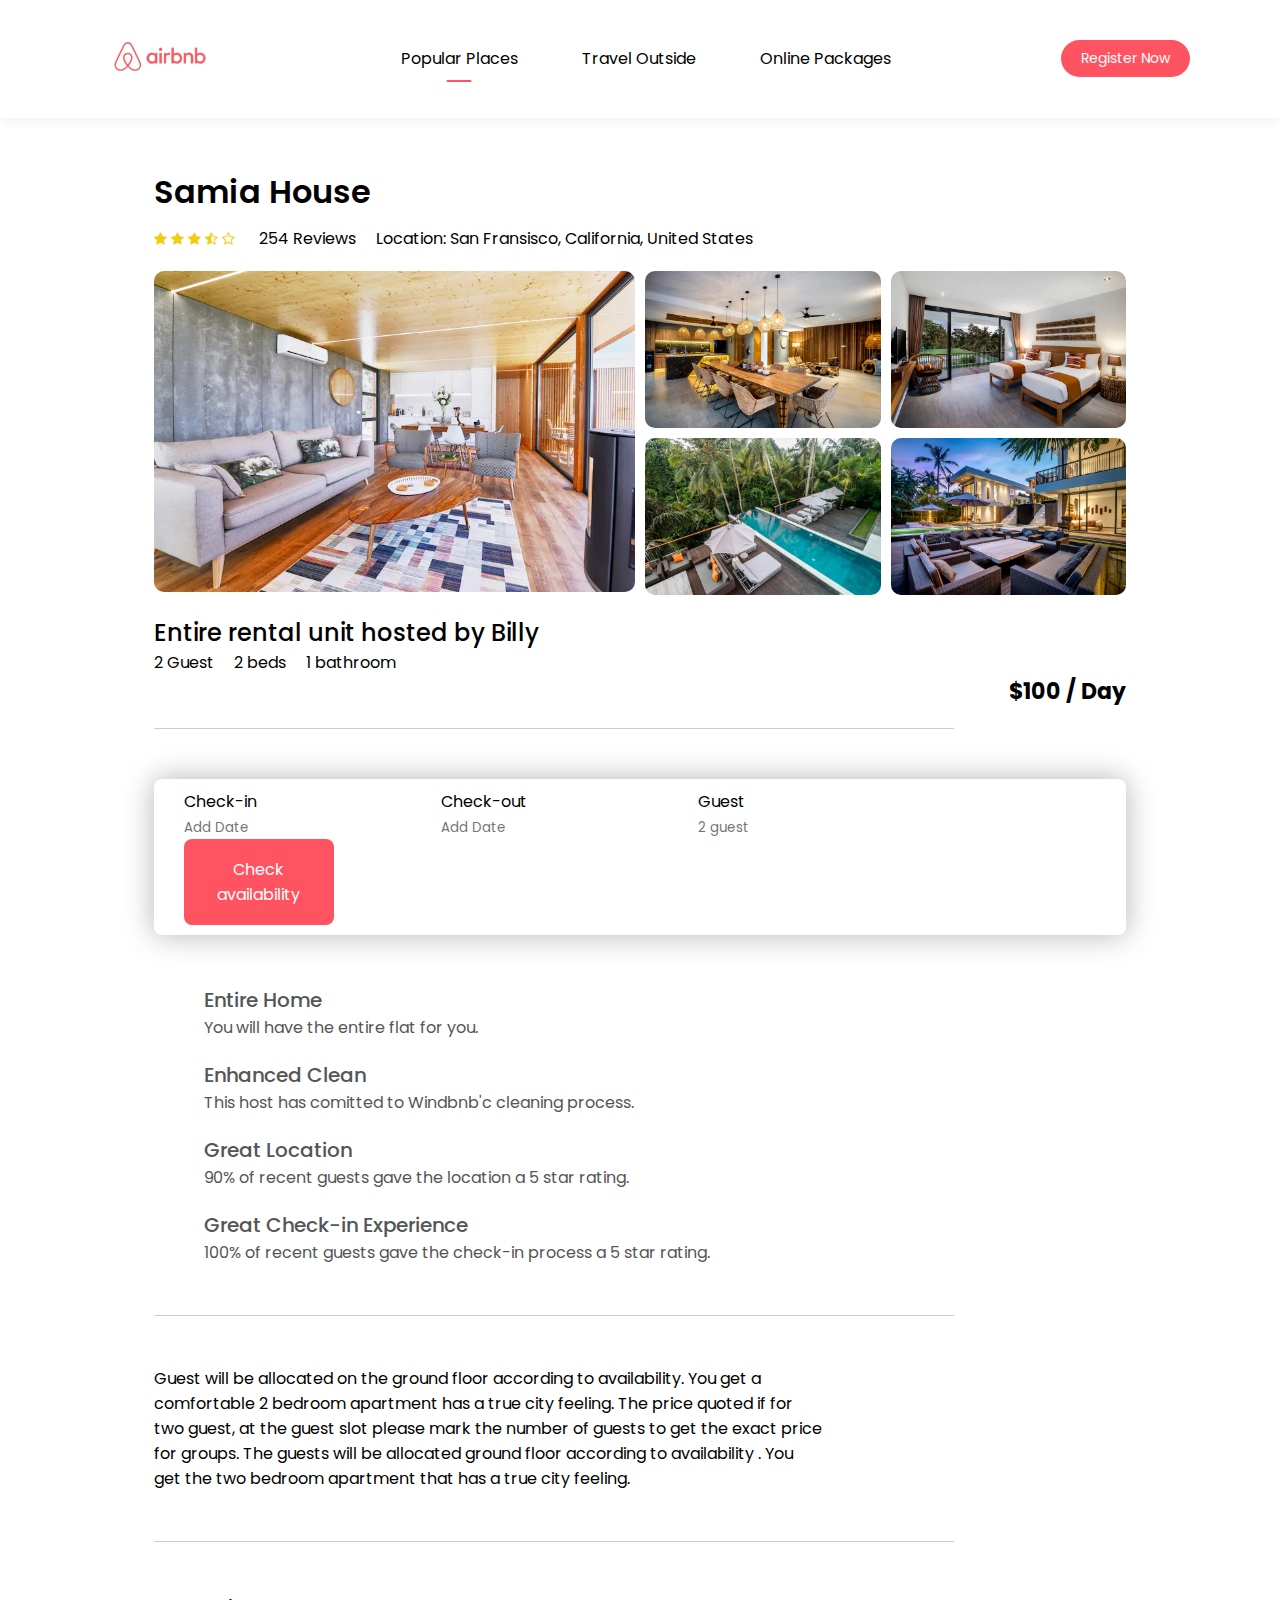
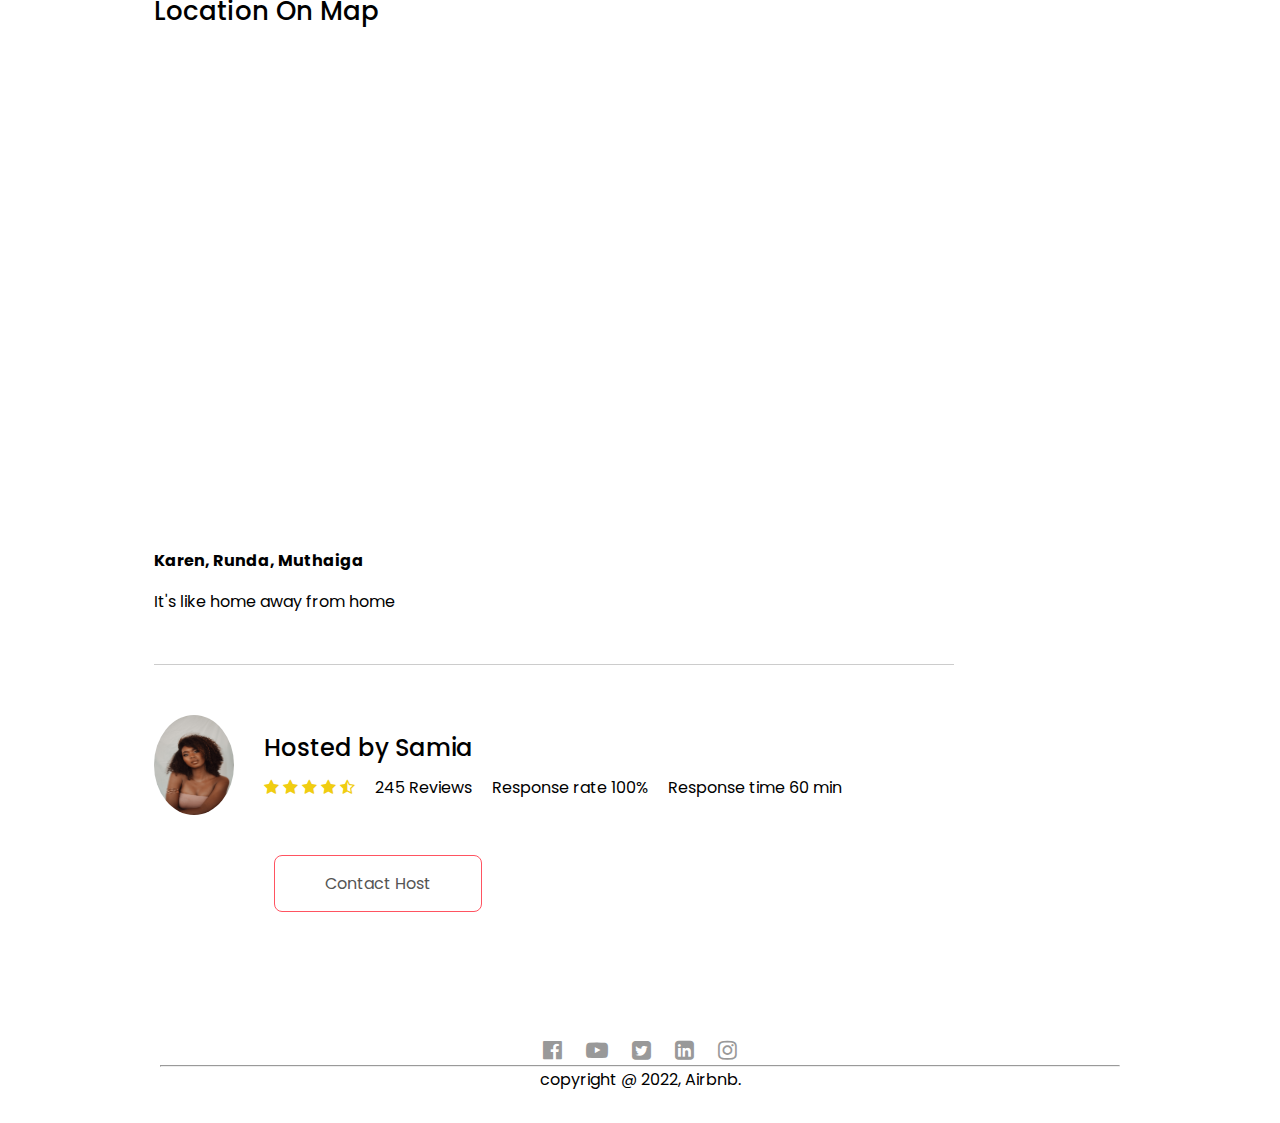
<file: house.html>
<!DOCTYPE html>
<html lang="en">

<head>
    <meta charset="UTF-8">
    <meta http-equiv="X-UA-Compatible" content="IE=edge">
    <meta name="viewport" content="width=device-width, initial-scale=1.0">
    <link rel="stylesheet" href="https://cdnjs.cloudflare.com/ajax/libs/font-awesome/4.7.0/css/font-awesome.min.css">
    <link rel="stylesheet" href="style.css">
    <title>House Details Page</title>
</head>
<body>
    <nav id="navBar" class="navbar-white">
        <a href="index.html"> 
        <img src="/images/airbnb-removebg-preview.png" alt="#" class="logo">
    </a>
        <ul class="nav-links">
            <li><a href="index.html" class="active">Popular Places</a></li>
            <li><a href="listing.html">Travel Outside</a></li>
            <li><a href="house.html">Online Packages</a></li>
        </ul>
        <a href="#" class="register-btn">Register Now</a>
        <i class="fa fa-bars" aria-hidden="true" onclick="togglebtn()"></i>
    </nav>
    <div class="house-details">
        <div class="house-title">
            <h1>Samia House</h1>
            <div class="row">
                <div>
                    <i class="fa fa-star" aria-hidden="true"></i>
                    <i class="fa fa-star" aria-hidden="true"></i>
                    <i class="fa fa-star" aria-hidden="true"></i>
                    <i class="fa fa-star-half-o" aria-hidden="true"></i>
                    <i class="fa fa-star-o" aria-hidden="true"></i>
                    <span>254 Reviews</span>
                </div>
                <div>
                    <p>Location: San Fransisco, California, United States</p>
                </div>
            </div>
        </div>
        <div class="gallery">
            <div class="gallery-img1"><img src="/images/livingroom.webp"></div>
            <div><img src="/images/dining.webp"></div>
            <div><img src="/images/bedroom.webp"></div>
            <div><img src="/images/swimmingpool.webp"></div>
            <div><img src="/images/gazeebo.webp"></div>
        </div>
        <div class="small-details">
            <h2>Entire rental unit hosted by Billy</h2>
            <p>2 Guest &nbsp; &nbsp; 2 beds &nbsp; &nbsp; 1 bathroom</p>
            <h4>$100 / Day</h4>
        </div>
        <hr class="line">
        <form class="check-form">
            <div>
                <label>Check-in</label>
                <input type="text" placeholder="Add Date">
            </div>
            <div>
                <label>Check-out</label>
                <input type="text" placeholder="Add Date">
            </div>
            <div class="guest-field">
                <label>Guest</label>
                <input type="text" placeholder="2 guest">
            </div>
            <button type="submit">Check availability</button>
        </form>

        <ul class="details-list">
            <li><i class="fa fa-home" aria-hidden="true"></i>Entire Home
                <span>You will have the entire flat for you.</span>
            </li>
            <li><i class="fa fa-paint-brush" aria-hidden="true"></i>Enhanced Clean
                <span>This host has comitted to Windbnb'c cleaning process.</span>
            </li>
            <li><i class="fa fa-map-marker" aria-hidden="true"></i>Great Location
                <span>90% of recent guests gave the location a 5 star rating.</span>
            </li>
            <li><i class="fa fa-heart" aria-hidden="true"></i>Great Check-in Experience
                <span>100% of recent guests gave the check-in process a 5 star rating.</span>
            </li>
        </ul>
        <hr class="line">
        <p class="home-description">Guest will be allocated on the ground floor according to availability. You get a 
            <br> comfortable 2 bedroom apartment has a true city feeling. The price quoted if for
            <br> two guest, at the guest slot please mark the number of guests to get the exact price 
            <br> for groups. The guests will be allocated ground floor according to availability . You 
            <br> get the two bedroom apartment that has a true city feeling.
        </p>
        <hr class="line">

        <div class="map">
            <h3>Location On Map</h3>
            <iframe src="https://www.google.com/maps/embed?pb=!1m18!1m12!1m3!1d15954.835083273341!2d36.728058649999994!3d-1.3512773!2m3!1f0!2f0!3f0!3m2!1i1024!2i768!4f13.1!3m3!1m2!1s0x182f050ed8f6ef61%3A0x24f7969c6682355e!2sThe%20Baobab%20Karen!5e0!3m2!1sen!2ske!4v1653402524119!5m2!1sen!2ske" width="600" height="450" style="border:0;" allowfullscreen="" loading="lazy" referrerpolicy="no-referrer-when-downgrade"></iframe>
            <b>Karen, Runda, Muthaiga</b>
            <p>It's like home away from home</p>
        </div>
        <hr class="line">

        <div class="host">
            <img src="/images/samia.jpg" width="130px" height="100px">
            <div>
                <h2>Hosted by Samia</h2>
                <p><span>
                    <i class="fa fa-star" aria-hidden="true"></i>
                    <i class="fa fa-star" aria-hidden="true"></i>
                    <i class="fa fa-star" aria-hidden="true"></i>
                    <i class="fa fa-star" aria-hidden="true"></i>
                    <i class="fa fa-star-half-o" aria-hidden="true"></i>
                </span>&nbsp; &nbsp; 245 Reviews &nbsp; &nbsp; Response rate 100% &nbsp; &nbsp; Response time 60 min </p>
            </div>
        </div>
        <a href="#" class="contact-host">Contact Host</a>

        <div class="container">
            <div class="footer">
                <i class="fa fa-facebook-official" aria-hidden="true"></i>
                <i class="fa fa-youtube-play" aria-hidden="true"></i>
                <i class="fa fa-twitter-square" aria-hidden="true"></i>
                <i class="fa fa-linkedin-square" aria-hidden="true"></i>
                <i class="fa fa-instagram" aria-hidden="true"></i>
                <hr>
                <p>copyright @ 2022, Airbnb. </p>
    
            </div>
        </div>
        </div>
        <script>
            var navBar = document.getElementById("navBar");
    
            function togglebtn() {
                navBar.classList.toggle("hidemenu");
            }
        </script>
    
</body> 
</html>
</file>
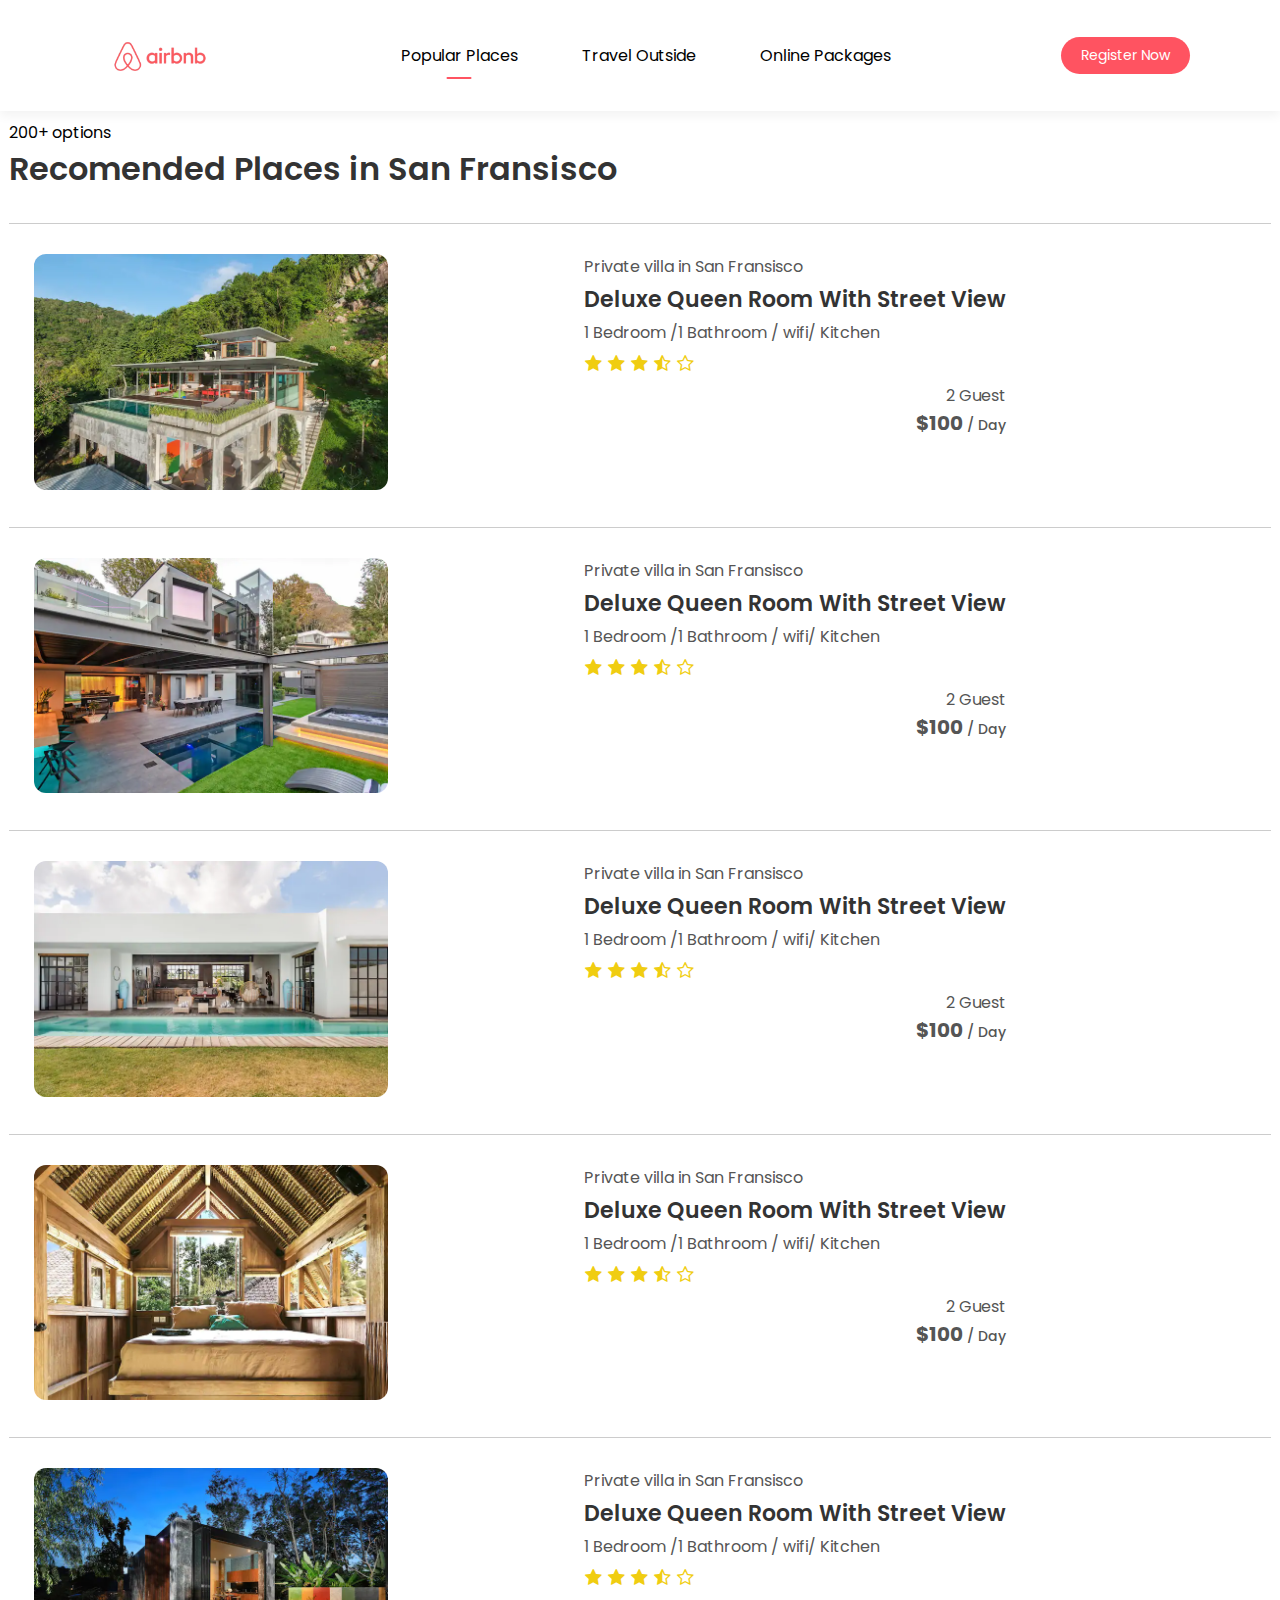
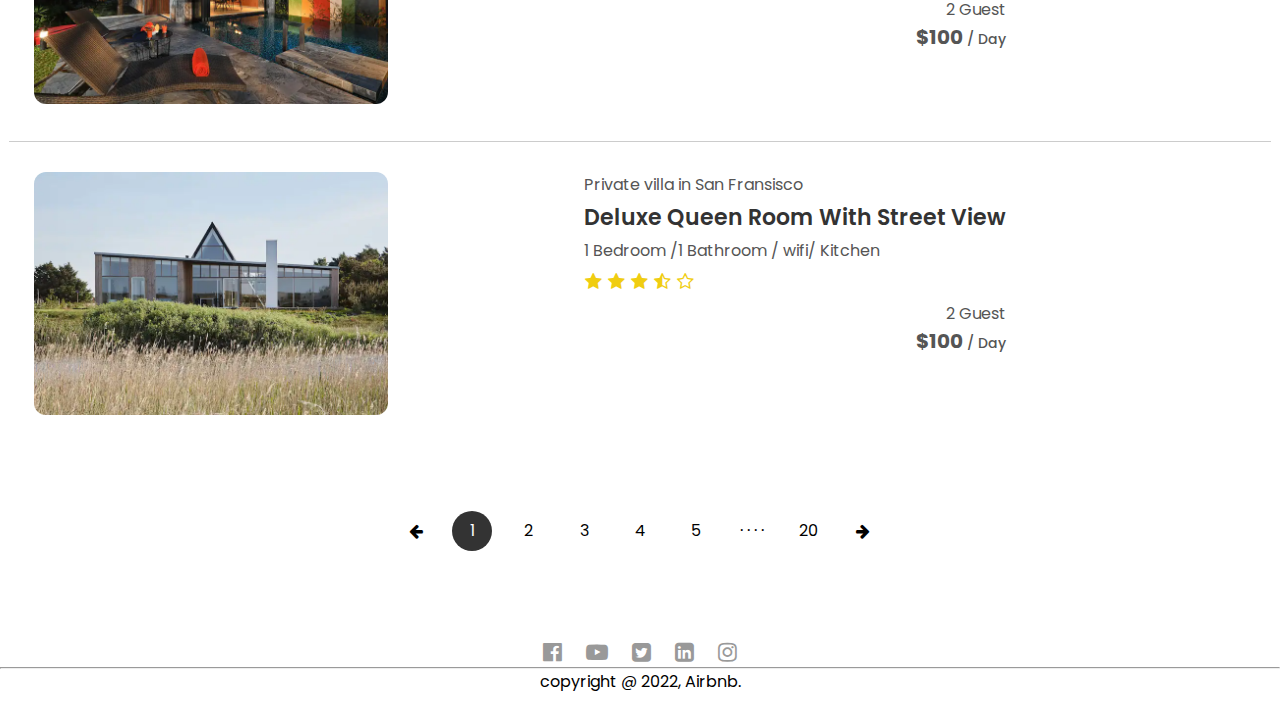
<file: listing.html>
<!DOCTYPE html>
<html lang="en">

<head>
    <meta charset="UTF-8">
    <meta http-equiv="X-UA-Compatible" content="IE=edge">
    <meta name="viewport" content="width=device-width, initial-scale=1.0">
    <link rel="stylesheet" href="https://cdnjs.cloudflare.com/ajax/libs/font-awesome/4.7.0/css/font-awesome.min.css">
    <link rel="stylesheet" href="style.css">
    <title>Windbnb</title>
</head>
<body>
    <nav id="navBar" class="navbar-white">
        <img src="/images/airbnb-removebg-preview.png" alt="#" class="logo">
        <ul class="nav-links">
            <li><a href="index.html" class="active">Popular Places</a></li>
            <li><a href="listing.html">Travel Outside</a></li>
            <li><a href="house.html">Online Packages</a></li>
        </ul>
        <a href="#" class="register-btn">Register Now</a>
        <i class="fa fa-bars" aria-hidden="true" onclick="togglebtn()"></i>
    </nav>
    <div class="right-column">
        
    </div>

    <div class="container">
        <div class="list-container">
            <div class="left-column">
                <p>200+ options</p>
                <h1>Recomended Places in San Fransisco</h1>
                <!-- <div class="sidebar">
                    <h2>Select Filters</h2>
                    <h3>Property Type</h3>
                    <div class="filter">
                        <input type="checkbox"><p>House</p><span>(0)</span>
                    </div>
                    <div class="filter">
                        <input type="checkbox"><p>Hostel</p><span>(0)</span>
                    </div>
                    <div class="filter">
                        <input type="checkbox"><p>Flat</p><span>(0)</span>
                    </div>
                    <div class="filter">
                        <input type="checkbox"><p>Villa</p><span>(0)</span>
                    </div>
                    <div class="filter">
                        <input type="checkbox"><p>Guest Suit</p><span>(0)</span>
                    </div>
                    <h3>Amenities</h3>
                    <div class="filter">
                        <input type="checkbox"><p>Air Conditioning</p><span>(0)</span>
                    </div>
                    <div class="filter">
                        <input type="checkbox"><p>Wifi</p><span>(0)</span>
                    </div>
                    <div class="filter">
                        <input type="checkbox"><p>Gym</p><span>(0)</span>
                         </div>
                        <div class="filter">
                            <input type="checkbox"><p>Pool</p><span>(0)</span>
                        </div>
                        <div class="filter">
                            <input type="checkbox"><p>Kitchen</p><span>(0)</span>
                        </div>
                        <div class="sidebar-link">
                            <a href="#">View More</a>
                        </div>
                    </div> -->
                </div>
                <div class="house">
                    <div class="house-img">
                        <img src="/images/house.webp">
                    </div>
                    <div class="house-info">
                        <p>Private villa in San Fransisco</p>
                        <h3>Deluxe Queen Room With Street View</h3>
                        <p>1 Bedroom /1 Bathroom / wifi/ Kitchen</p>
                        <i class="fa fa-star" aria-hidden="true"></i>
                        <i class="fa fa-star" aria-hidden="true"></i>
                        <i class="fa fa-star" aria-hidden="true"></i>
                        <i class="fa fa-star-half-o" aria-hidden="true"></i>
                        <i class="fa fa-star-o" aria-hidden="true"></i>

                        <div class="house-price">
                            <p>2 Guest</p>
                            <h4>$100 <span>/ Day</span></h4>
                        </div>
                    </div>
                </div>
                <div class="house">
                    <div class="house-img">
                        <img src="/images/house1.webp">
                    </div>
                    <div class="house-info">
                        <p>Private villa in San Fransisco</p>
                        <h3>Deluxe Queen Room With Street View</h3>
                        <p>1 Bedroom /1 Bathroom / wifi/ Kitchen</p>
                        <i class="fa fa-star" aria-hidden="true"></i>
                        <i class="fa fa-star" aria-hidden="true"></i>
                        <i class="fa fa-star" aria-hidden="true"></i>
                        <i class="fa fa-star-half-o" aria-hidden="true"></i>
                        <i class="fa fa-star-o" aria-hidden="true"></i>

                        <div class="house-price">
                            <p>2 Guest</p>
                            <h4>$100 <span>/ Day</span></h4>
                        </div>
                    </div>
                </div>
                <div class="house">
                    <div class="house-img">
                        <img src="/images/house2.webp">
                    </div>
                    <div class="house-info">
                        <p>Private villa in San Fransisco</p>
                        <h3>Deluxe Queen Room With Street View</h3>
                        <p>1 Bedroom /1 Bathroom / wifi/ Kitchen</p>
                        <i class="fa fa-star" aria-hidden="true"></i>
                        <i class="fa fa-star" aria-hidden="true"></i>
                        <i class="fa fa-star" aria-hidden="true"></i>
                        <i class="fa fa-star-half-o" aria-hidden="true"></i>
                        <i class="fa fa-star-o" aria-hidden="true"></i>

                        <div class="house-price">
                            <p>2 Guest</p>
                            <h4>$100 <span>/ Day</span></h4>
                        </div>
                    </div>
                </div>
                <div class="house">
                    <div class="house-img">
                        <img src="/images/house3.webp">
                    </div>
                    <div class="house-info">
                        <p>Private villa in San Fransisco</p>
                        <h3>Deluxe Queen Room With Street View</h3>
                        <p>1 Bedroom /1 Bathroom / wifi/ Kitchen</p>
                        <i class="fa fa-star" aria-hidden="true"></i>
                        <i class="fa fa-star" aria-hidden="true"></i>
                        <i class="fa fa-star" aria-hidden="true"></i>
                        <i class="fa fa-star-half-o" aria-hidden="true"></i>
                        <i class="fa fa-star-o" aria-hidden="true"></i>

                        <div class="house-price">
                            <p>2 Guest</p>
                            <h4>$100 <span>/ Day</span></h4>
                        </div>
                    </div>
                </div>
                <div class="house">
                    <div class="house-img">
                        <img src="/images/house4.webp">
                    </div>
                    <div class="house-info">
                        <p>Private villa in San Fransisco</p>
                        <h3>Deluxe Queen Room With Street View</h3>
                        <p>1 Bedroom /1 Bathroom / wifi/ Kitchen</p>
                        <i class="fa fa-star" aria-hidden="true"></i>
                        <i class="fa fa-star" aria-hidden="true"></i>
                        <i class="fa fa-star" aria-hidden="true"></i>
                        <i class="fa fa-star-half-o" aria-hidden="true"></i>
                        <i class="fa fa-star-o" aria-hidden="true"></i>

                        <div class="house-price">
                            <p>2 Guest</p>
                            <h4>$100 <span>/ Day</span></h4>
                        </div>
                    </div>
                </div>
                <div class="house">
                    <div class="house-img">
                        <img src="/images/house5.webp">
                    </div>
                    <div class="house-info">
                        <p>Private villa in San Fransisco</p>
                        <h3>Deluxe Queen Room With Street View</h3>
                        <p>1 Bedroom /1 Bathroom / wifi/ Kitchen</p>
                        <i class="fa fa-star" aria-hidden="true"></i>
                        <i class="fa fa-star" aria-hidden="true"></i>
                        <i class="fa fa-star" aria-hidden="true"></i>
                        <i class="fa fa-star-half-o" aria-hidden="true"></i>
                        <i class="fa fa-star-o" aria-hidden="true"></i>

                        <div class="house-price">
                            <p>2 Guest</p>
                            <h4>$100 <span>/ Day</span></h4>
                        </div>
                    </div>
                    <!-- </div> -->
                    <!-- </div> -->
                </div>

            </div>
        </div>
        <div class="page">
            <i class="fa fa-arrow-left" aria-hidden="true"></i>
            <span class="current">1</span>
            <span>2</span>
            <span>3</span>
            <span>4</span>
            <span>5</span>
            <span>&middot; &middot; &middot; &middot;</span>
            <span>20</span>
            <i class="fa fa-arrow-right" aria-hidden="true"></i>
        </div>

        <div class="footer">
            <i class="fa fa-facebook-official" aria-hidden="true"></i>
            <i class="fa fa-youtube-play" aria-hidden="true"></i>
            <i class="fa fa-twitter-square" aria-hidden="true"></i>
            <i class="fa fa-linkedin-square" aria-hidden="true"></i>
            <i class="fa fa-instagram" aria-hidden="true"></i>
            <hr>
            <p>copyright @ 2022, Airbnb. </p>

        </div>
    </div>
    <script>
        var navBar = document.getElementById("navBar");

        function togglebtn() {
            navBar.classList.toggle("hidemenu");
        }
    </script>

</body>

</html>
</file>
<file: style.css>
@import url('https://fonts.googleapis.com/css2?family=Asap&family=Heebo&family=Inter:wght@100&family=Libre+Bodoni&family=Montserrat:wght@600&family=Mulish:wght@200&family=PT+Sans&family=Pacifico&family=Poppins:wght@200&family=Radio+Canada:wght@300&family=Rubik:wght@300&family=Ubuntu:wght@300&display=swap');
@import url('https://fonts.googleapis.com/css2?family=Asap&family=Heebo:wght@300;400&family=Inter:wght@100&family=Libre+Bodoni&family=Montserrat:wght@600&family=Mulish:wght@200&family=PT+Sans&family=Pacifico&family=Poppins:wght@200&family=Radio+Canada:wght@300&family=Rubik:wght@300&family=Ubuntu:wght@300&display=swap');
@import url('https://fonts.googleapis.com/css2?family=Asap&family=Heebo:wght@300;400&family=Inter:wght@100&family=Libre+Bodoni&family=Montserrat:wght@600&family=Mulish:wght@200&family=PT+Sans&family=Pacifico&family=Plus+Jakarta+Sans:wght@300&family=Poppins:wght@200&family=Radio+Canada:wght@300&family=Rubik:wght@300&family=Ubuntu:wght@300&display=swap');

/* 
.intro{
    margin-left: 40%;
    font-family: 'Heebo', sans-serif;

} */

*{
    margin: 0;
    padding: 0;
    box-sizing: border-box;
    font-family: 'Poppins', sans-serif;
    
}

.header{
    min-height: 100vh;
    width: 100%;
    background-image: linear-gradient(rgba(0,0,0,0.3),rgba(0,0,0,0.3)),url(/images/ball-park-brand-MflMvzNfdQ8-unsplash.jpg);
    background-size: cover;
    background-position: center;
}

nav{
    display: flex;
    align-items: center;
    justify-content: space-between;
    padding: 20px 7%;
}

.logo{
    width: 140px;
    cursor: pointer;
}

.nav-links li{
    list-style: none;
    display: inline-block;
    margin: 10px 30px;

}

.nav-links li a{
    text-decoration: none;
    color: #fff;
}

.register-btn{
    background-color: #fff;
    color: #000;
    padding: 8px 20px;
    border-radius: 20px;
    text-decoration: none;
    font-size: 14px;
}

.container{
    padding: 0.7%;
}

.header h1{
    font-size: 5vw;
    font-weight: 500;
    color: #fff;
    text-align: center;
    padding-top: 18%;
    font-family: 'Heebo', sans-serif;
}

.search-bar{
    background: #fff;
    width:90% ;
    margin: 30px auto;
    padding: 6px 10px 6px 30px;
    border-radius: 50px;
}

.search-bar form{
    display: flex;
    align-items: center;
    flex-wrap: wrap;
}

.search-bar form input{
    display: block;
    border: 0;
    outline: none;
    background: transparent;

}

.search-bar form button{
    background: #ff5361;
    width: 55px;
    height: 55px;
    border-radius: 50%;
    border: 0;
    outline: none;
    cursor: pointer;
    color: #fff;
}

.location-input{
    flex: 1;
}

.search-bar form label{
    font-weight: 600;
} 

/* *-----exclusives----- */

.sub-title{
    margin: 50px 0 20px;
    font-size: 2.2vw;
    font-weight: 500;
    color: #333;
    font-family: 'Heebo', sans-serif;
}

.exclusives{
    display: grid;
    grid-template-columns: repeat(auto-fit,minmax(200px, 1fr));
    grid-gap: 30px;
}

.exclusives div img{
    width: 100%;
    border-radius: 10px;
}

.exclusives div{
    position: relative;
}

.exclusives div span{
    position: absolute;
    top: 25%;
    left: 25%;
    transform: translate(-50% -50%);
    text-align: center;
    color: #fff;
}

/* -----trending places----- */

.trending{
    display: grid;
    grid-template-columns: repeat(auto-fit,minmax(200px, 1fr));
    grid-gap: 30px;
}

.trending div img{
    width: 100%;
    border-radius: 10px;
}

.trending h3{
    font-weight: 600;
    margin-top: 10px;
    font-family: 'Heebo', sans-serif;
}

/* -----call to action------ */

.cta{
    margin: 60px 0px;
    background-image: linear-gradient(to right, #3f2321, transparent),url(/images/livingroom.jpg);
    background-size: cover;
    background-position: center;
    border-radius: 10px;
    padding: 5%;
    color: #fff;
}

.cta h3{
    font-size: 4vw;
    line-height: 5.3vw;
    font-weight: 500;
}

.cta p{
    font-size: 18px;
    margin: 8px 0px;
    font-family: 'Heebo', sans-serif;
}

.cta-btn{
    background: #ff5361;
    color: #fff;
    text-decoration: none;
    padding: 12px 30px;
    border-radius: 8px;
    margin-top: 20px;
    display: inline-block;
}

/* ------travelers stories------ */

.stories{
    display: grid;
    grid-template-columns: repeat(auto-fit,minmax(200px, 0.5fr));
    grid-gap: 30px;
    margin-bottom: 30px;
}

.stories div img{
    width: 100%;
    border-radius: 10px;
}

.stories div{
    position: relative;
    align-items: center;
}

.stories p{
    width: 60%;
    position: absolute;
    top: 25%;
    left: 25%;
    transform: translate(-25% -25%);
    color: #fff;
    font-size: 26px;
    font-family: 'Heebo', sans-serif;
}

.start-btn{
    text-decoration: none;
    background-color: #ff5361;
    color: #fff;
    width: 80%;
    max-width: 350px;
    display: block;
    text-align: center;
    margin: 60px auto;
    padding: 15px;
    border-radius: 30px;
    font-size: 20px;
}

/* ------about msg----- */

.about-msg{
    text-align: center;
    margin: 80px 0;
    color: #333;
    font-size: 17px;
}

.about-msg h2{
    font-size: 28px;
    margin-bottom: 30px;
    font-weight: 700;
    font-family: 'Plus Jakarta Sans', sans-serif;
    
}

/* ------footer------ */

.footer{
    margin: 80px 0 10px;
    text-align: center;
}

.footer i{
    margin: 0 10px;
    text-decoration: none;
    color: #999;
    font-size: 22px;

}

footer hr{
    background: #999;
    height: 1px;
    width: 100%;
    border: 0;
    margin: 20px 0;
    
}

.footer p{
    padding-bottom: 15px;
}

.active{
    position: relative;
}

.active::after{
    content: '';
    background: #fff;
    width: 25px;
    height: 2px;
    position: absolute;
    left: 50%;
    transform: translateX(-50%);
    bottom: -12px;
    border-radius: 2px;
}

nav .fa-bars{
    display: none;
}

/* -----for small screen devices----- */

@media only screen and (max-width:700px) {

    .logo{
        position: fixed;
        top: 4%;
        left: 7%;

    }

    nav{
        position: fixed;
        top: 0;
        z-index: 100;
        display: inline-block;
        width: 100%;
        padding: 100px 7% 0;
        background: #000;
        text-align: right;
        max-height: 100px;
        overflow: hidden;
        transition: max-height 0.5s;

    }

    nav .nav-links li{
        margin: 10px 0;
        display: block;

    }
    
    .register-btn{
        margin: 15px 0 30px;
        display:inline-block;
    }
    nav .fa-bars{
        display: block;
        position: fixed;
        top: 4%;
        right: 7%;
        color: #fff;
        font-size: 28px;
    }

    .active::after{
        left: -40%;
        transform: translate(0, 50%);
        bottom: 50%;
    }

    .hidemenu{
        max-height: 300px;
    }

    .header h1{
        padding-top: 200px;
        font-size: 7vw;
    }

    .search-bar{
        width: 90%;
        margin: 30px auto;
        padding: 20px 10px 30px;
        border-radius: 5px;
        position: relative;
    }

    .search-bar form{
        display: block;
    }

    .search-bar form input{
        width: 100%;
        border-bottom: 1px solid #ddd;
        margin-bottom: 20px;
        margin-top: 10px;
        padding-bottom: 10px;
    }

    .search-bar form button{
        position: absolute;
        bottom: 0;
        left: 50%;
        transform: translate(-50%, 50%);

    }

    .sub-title{
        font-size: 6vw;
    }
    
    .cta{
        padding: 15% 5%;
    }

    .cta h3{
        font-size: 7vw;
        line-height: 8vw;
    }

    .cta p{
        font-size: 14px;
    }

    .cta-btn{
        padding: 6px 15px;
        border-radius: 4px;
        margin-top: 10px;
        font-size: 14px;
    }

    .stories p{
        font-size: 22px;

    }

    .about-msg{
        font-size: 15px;
    }
}

/* -----listing page------ */

.navbar-white{
    background: #fff;
    box-shadow: 0 5px 10px rgba(0,0,0,0.05);
}

.navbar-white .nav-links li a{
    color: #000;
}

.navbar-white .register-btn{
    background: #ff5361;
    color: #fff;

}

nav.navbar-white .fa-bars{
    color: #000;
}

.navbar-white .active::after{
    background: #ff5361;
}

.list .container{
    margin-top: 50px;
    display: flex;
    flex-wrap: wrap;
    justify-content: space-between;
}

.left-column{
    flex-basis: 70%;
}

.right-column{
    flex-basis: 25%;
}

.left-column h1{
    color: #333;
    font-weight: 600;
    margin-bottom: 30px;
}

.house{
    display: flex;
    justify-content: space-between;
    flex-wrap: wrap;
    padding: 30px 0;
    border-top: 1px solid #ccc;
}

.house-img{
    flex-basis: 40%;
    margin-left: 2%;
}

.house-info{
    /* flex-basis: 58%; */
    color: #555;
    margin-right: 21%;
   
}


.house-img img{
    width: 70%;
    border-radius: 12px;
}

.house-info h3{
    font-weight: 600;
    color: #333;
    font-size: 22px;
    margin: 4px 0;
}

.house-info i{
    color:#F0CD11 ;
    font-size: 18px;
    margin: 10px 1px;
}

.house-price{
    text-align: right;
}

.house-price h4{
    font-size: 20px;
}

.house-price h4 span{
    font-size: 14px;
    font-weight: 500;
}


/* .sidebar {
    margin-left: 75%;
    margin-bottom: 1%;
    border: 1px solid #999;
    padding: 20px 30px;
    margin-top: 30px;
    
}

.sidebar h2{
    font-weight: 500;
}

.sidebar h3{
    font-weight: 500;
    margin: 20px 0 10px;
}

.filter{
    display: flex;
    align-items: center;
    color: #555;
    margin-bottom: 10px;
}

.filter p{
    flex: 1;
}

.filter input{
    margin-right: 15px;
    cursor: pointer;
}

.sidebar-link{
    text-align: right;
    margin: 20px 0;

}

.sidebar-link a{
    text-decoration: none;
} */

.page{
    display: flex;
    justify-content: center;
    align-items: center;
    margin: 40px 0;
}

.page i{
    width: 15px;
    margin: 10px 20px;
}


.page span{
    margin: 10px 8px;
    width: 40px;
    height: 40px;
    line-height: 40px;
    text-align: center;
    border-radius: 50%;
    cursor: pointer;
}

.page .current{
    background: #333;
    color: #fff;
}


/* ------small screen for listing page------ */

@media only screen and (max-width:700px){
    .list-container{
        margin-top: 150px;
    }

    .left-column, .right-column, .house-img, .house-info{
        flex-basis: 100%;
    }

    .left-column h1{
        font-size: 22px;
    }

    .house-info h3{
        font-size: 18px;
    }

    .house-info i{
        font-size: 16px;
    }

    .page span{
        margin: 10px 2px;
        width: 30px;
        height: 30px;
        line-height: 30px;
        font-size: 12px;
    }
}


/* ------house details page------ */

.house-details{
    padding: 0 12%;
}

.house-title{
    margin-top: 50px;

}

.house-title h1{
    font-weight: 600;
}

.house-title .row{
    display: flex;
    flex-wrap: wrap;
    align-items: center;
    margin: 10px 0;

}

.house-title span{
    margin: 0 20px;
}

.house-title i{
    color: #F0CD11;
    font-size: 14px;
}

.gallery{
    display: grid;
    grid-gap: 10px;
    grid-template-areas: 'first first . . ' 'first first . .';
    margin: 20px 0;
}

.gallery div img{
    width: 100%;
    display: block;
    border-radius: 10px;
}

.gallery-img1{
    grid-area: first;
}

.small-details h2{
    font-weight: 500;
}

.small-details h4{
    text-align: right;
    font-size: 22px;
}

.line{
    border: 0;
    height: 1px;
    background: #ccc;
    width: 100%;
    max-width: 800px;
    margin: 20px 0 50px;
}

.check-form{
    margin: 30px 0;
    background: #fff;
    box-shadow: 0 0 30px rgba(0,0,0,0.3);
    border-radius: 8px;
    display: flex;
    flex-wrap: wrap;
    align-items: center;
    padding: 10px 30px;
}

.check-form label{
    display: block;
}


.check-form input{
    background: transparent;
    border: 0;
    outline: none;

}

.check-form button{
    color: #fff;
    background: #ff5361;
    border: none;
    outline: 0;
    border-radius: 8px;
    padding: 18px;
    font-size: 16px;
    width: 150px;
}

.guest-field{
    flex: 1;
}

.details-list{
    list-style: none;
    margin: 50px 0;
}

.details-list li{
    margin-left: 50px;
    font-size: 20px;
    font-weight: 500;
    color: #555;
    margin-bottom: 20px;
    position: relative;
}

.details-list li span{
    display: block;
    font-weight: 400;
    font-size: 16px;
}

.details-list li i{
    position: absolute;
    top: 5px;
    left: -40%;
}

.home-description{
    max-width: 700px;
    margin-bottom: 50px;

}

.map{
    margin: 50px 0;
}

.map iframe{
    width: 100%;
    margin-bottom: 30px;
}

.map h3{
    font-size: 26px;
    font-weight: 500;
    margin-bottom: 30px;
}

.map b{
    display: block;
    margin-bottom: 16px;
}

.host{
    display: flex;
    align-items: center;
}

.host img{
    width: 80px;
    border-radius: 50%;
    margin-right: 30px;
}

.host h2{
    margin-bottom: 10px;
    font-weight: 500;
}

.host i{
    color: #F0CD11;
}

.contact-host{
    display: inline-block;
    margin: 40px 0 40px 120px;
    text-decoration: none;
    padding: 15px 50px;
    color: #555;
    border-radius: 8px;
    border: solid 1px #ff5361;

}

/* -----small screen----- */

@media only screen and (max-width:700px){
    .house-details{
        margin-top: 150px;
    }

    .row p{
        margin-top: 10px;
    }

    .gallery{
        grid-template-areas: 'first first' '. .' '. .';
    }

    .small-details h2{
        margin-top: 24px;
        font-size: 20px;
    }

    .small-details h4{
        text-align: left;
        margin: 10px 0;
        font-size: 18px;
    }

    .check-form{
        padding: 10px 30px;
    }

    .check-form div{
        padding: 20px 0;
        width: 100%;
    }

    .check-form input{
        border-bottom: 1px solid #ccc;
        width: 100%;
        padding-bottom: 5px;
    }

    .check-form button{
        font-size: 14px;
        margin-top: 10px;
        margin-bottom: 15px;
        border-radius: 4px;
    }

    .host{
        display: block;
        line-height: 28px;
    }

    .contact-host{
        margin: 40px 0;
    }
}
</file>
